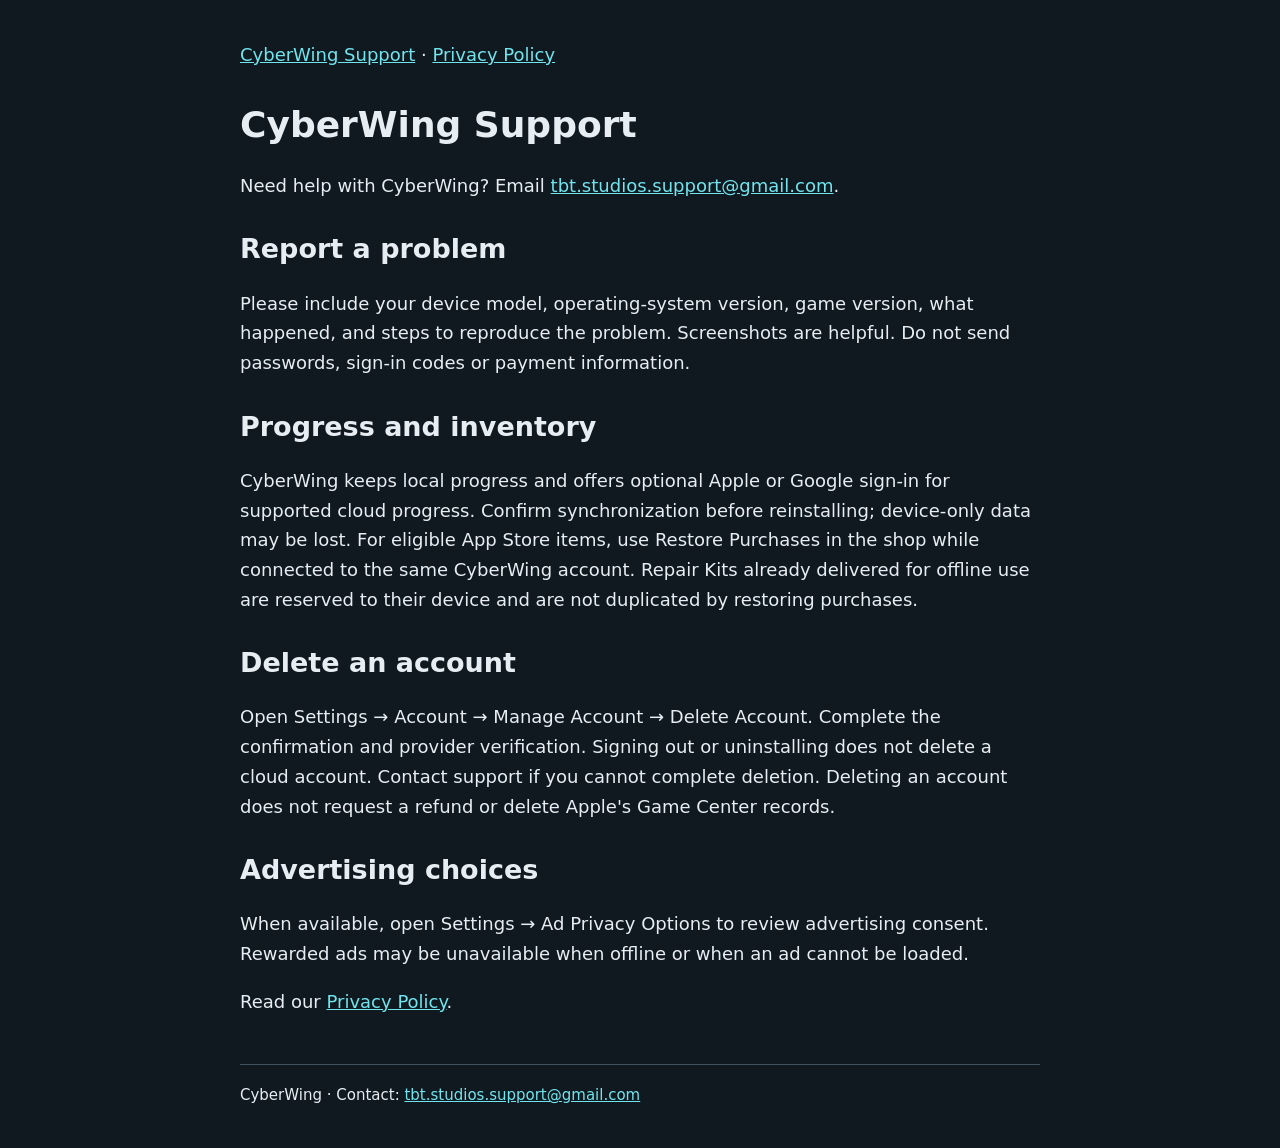
<file: index.html>
<!doctype html>
<html lang="en"><head><meta charset="utf-8"><meta name="viewport" content="width=device-width,initial-scale=1"><title>Support — CyberWing</title><link rel="stylesheet" href="style.css"></head><body><main><nav><a href="index.html">CyberWing Support</a> · <a href="privacy.html">Privacy Policy</a></nav><h1>CyberWing Support</h1><p>Need help with CyberWing? Email <a href="mailto:tbt.studios.support@gmail.com">tbt.studios.support@gmail.com</a>.</p><h2>Report a problem</h2><p>Please include your device model, operating-system version, game version, what happened, and steps to reproduce the problem. Screenshots are helpful. Do not send passwords, sign-in codes or payment information.</p><h2>Progress and inventory</h2><p>CyberWing keeps local progress and offers optional Apple or Google sign-in for supported cloud progress. Confirm synchronization before reinstalling; device-only data may be lost. For eligible App Store items, use Restore Purchases in the shop while connected to the same CyberWing account. Repair Kits already delivered for offline use are reserved to their device and are not duplicated by restoring purchases.</p><h2>Delete an account</h2><p>Open Settings → Account → Manage Account → Delete Account. Complete the confirmation and provider verification. Signing out or uninstalling does not delete a cloud account. Contact support if you cannot complete deletion. Deleting an account does not request a refund or delete Apple's Game Center records.</p><h2>Advertising choices</h2><p>When available, open Settings → Ad Privacy Options to review advertising consent. Rewarded ads may be unavailable when offline or when an ad cannot be loaded.</p><p>Read our <a href="privacy.html">Privacy Policy</a>.</p><footer>CyberWing · Contact: <a href="mailto:tbt.studios.support@gmail.com">tbt.studios.support@gmail.com</a></footer></main></body></html>
</file>
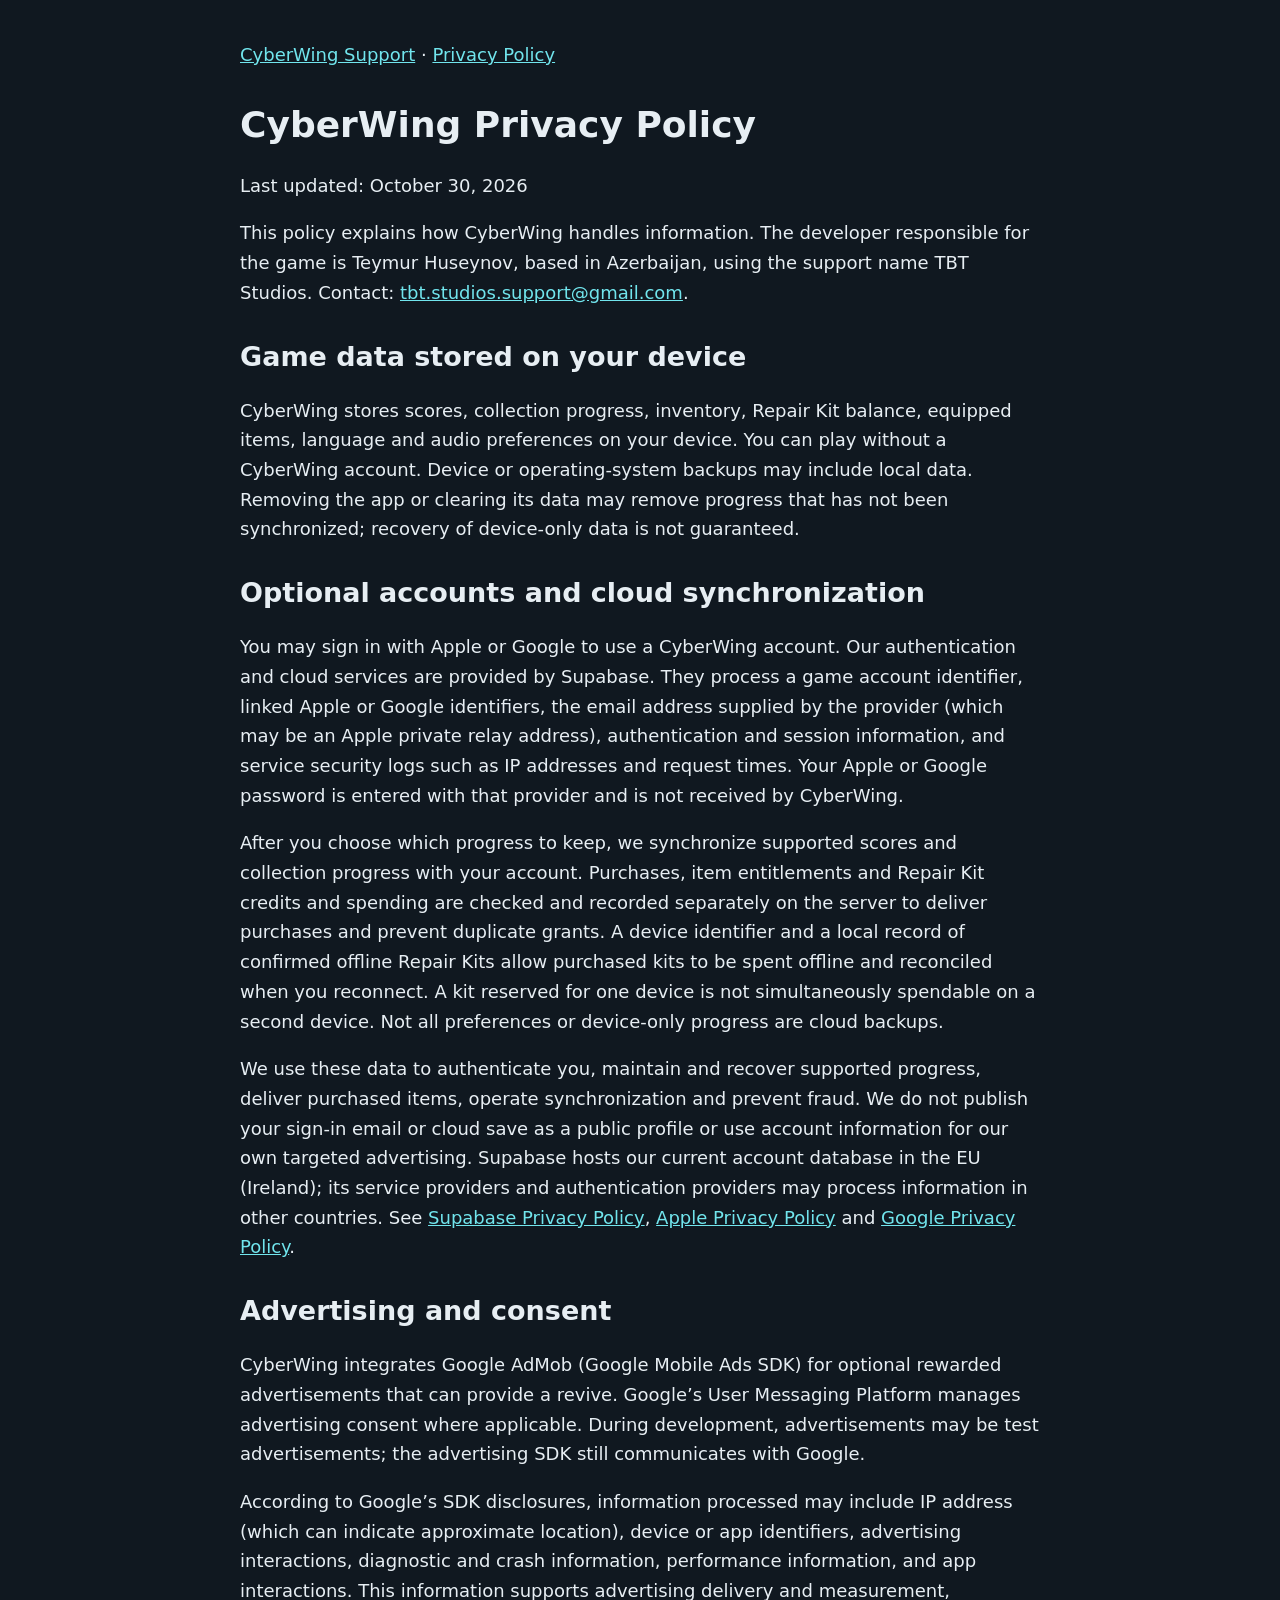
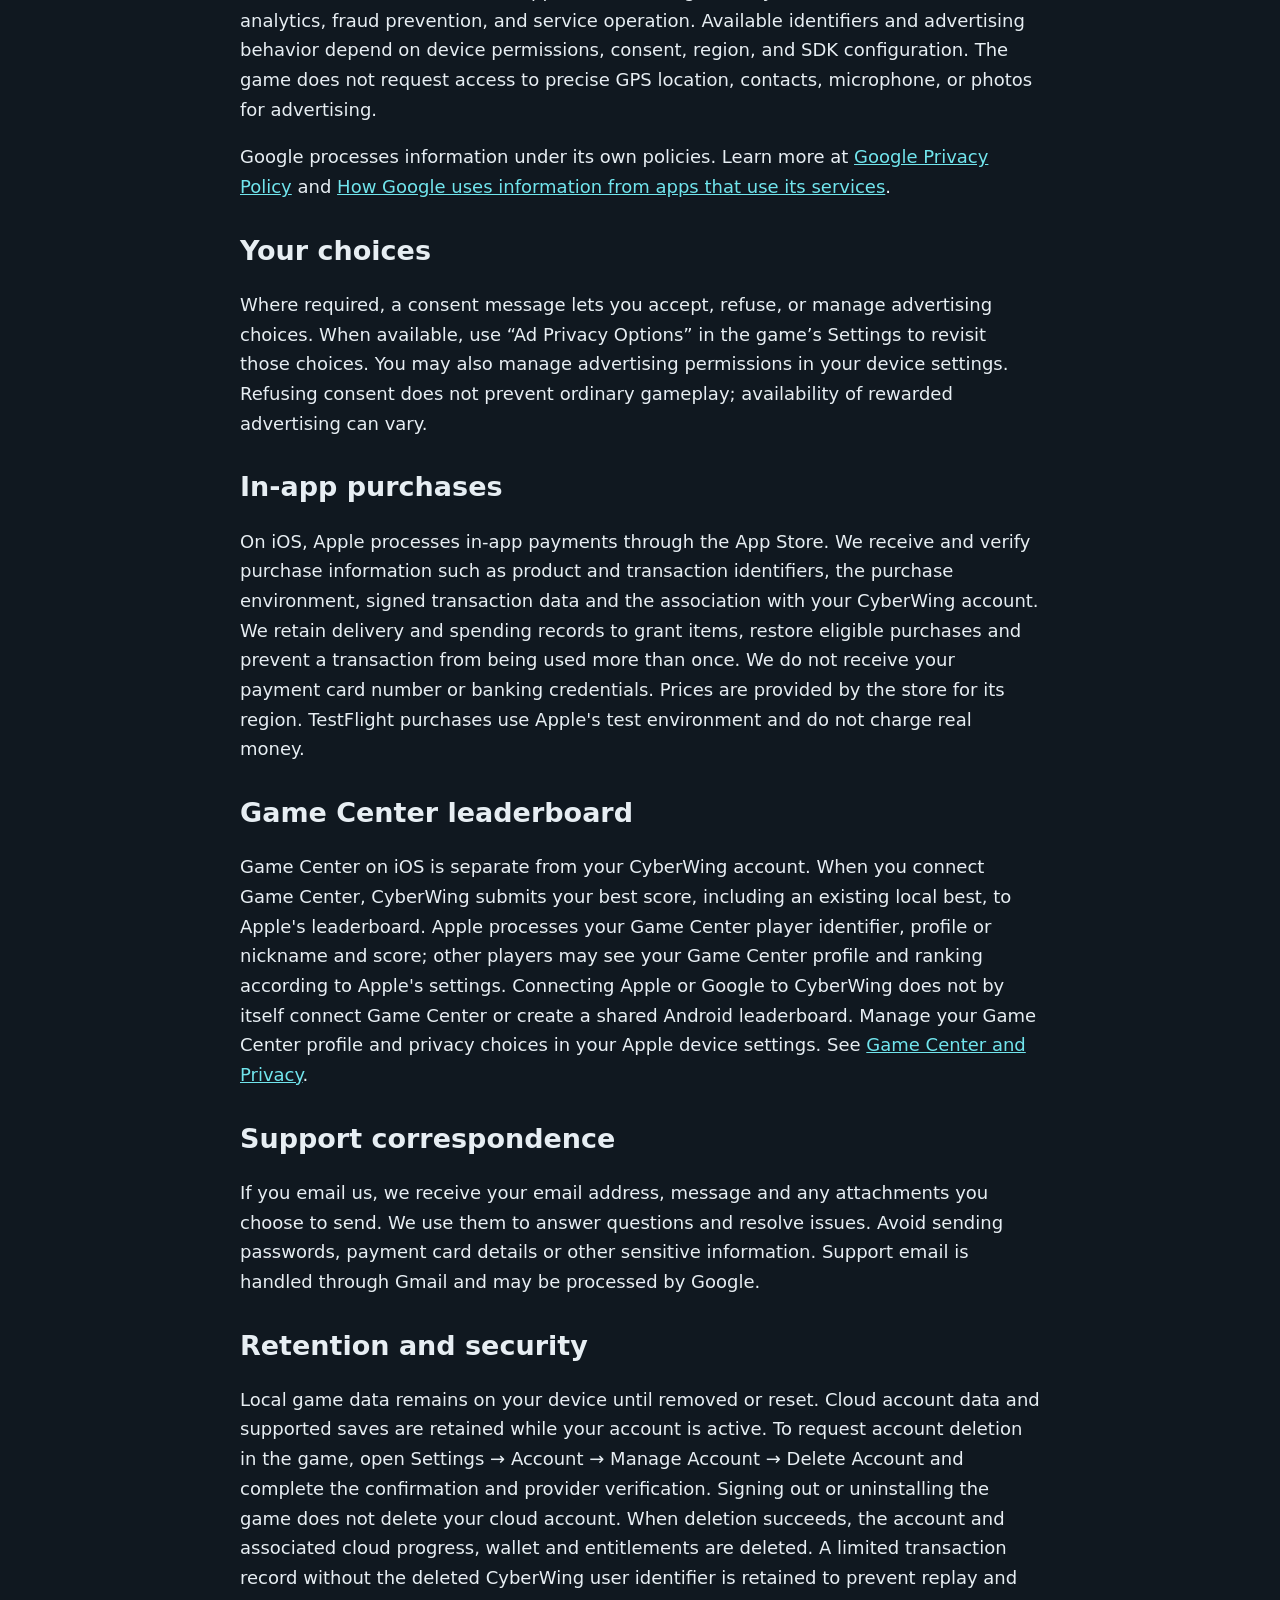
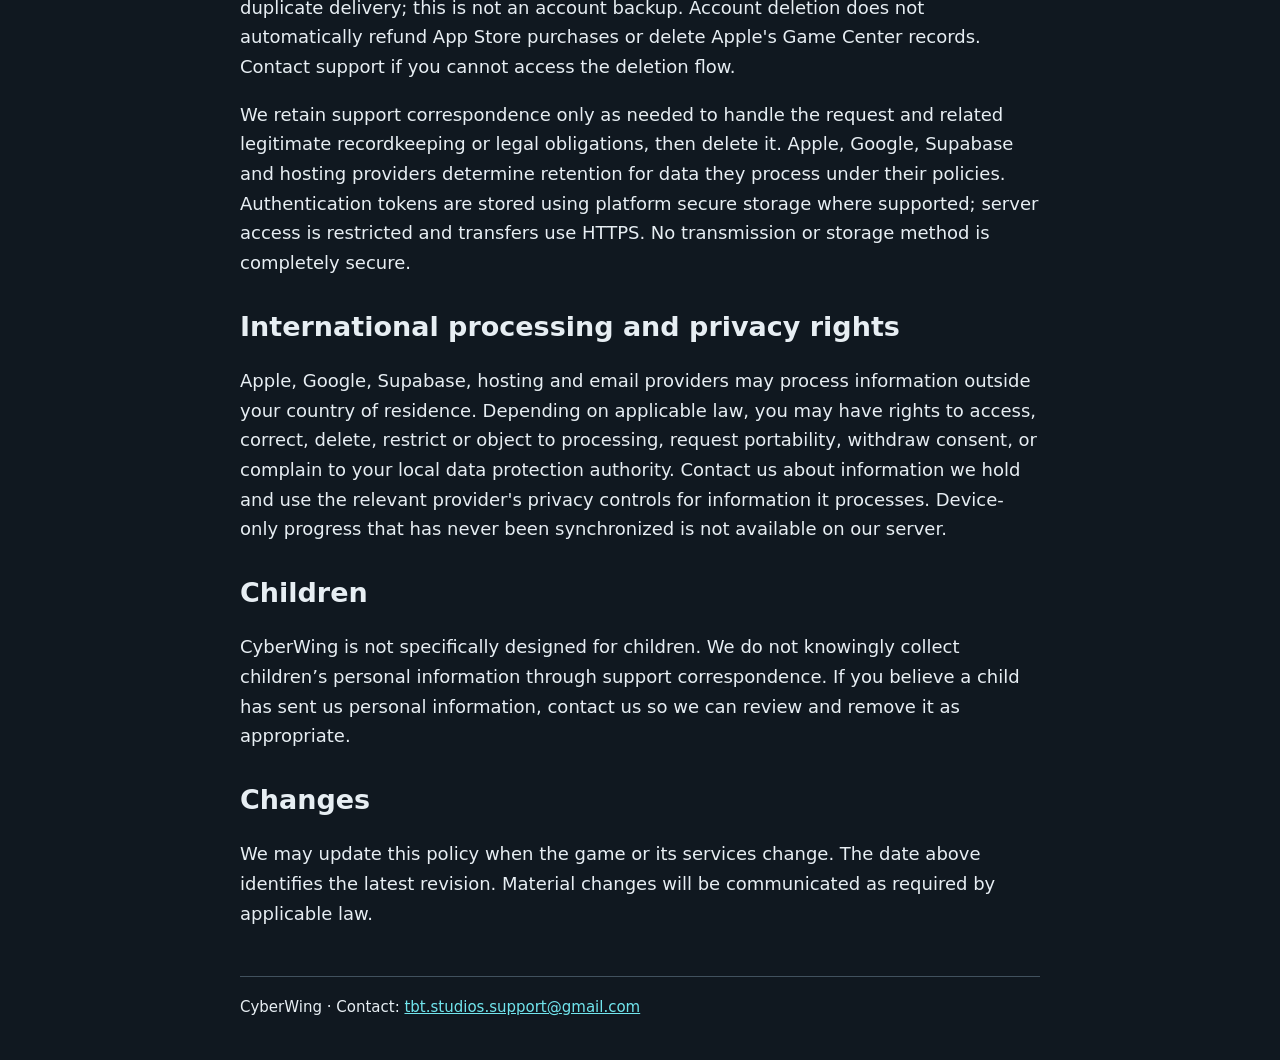
<file: privacy.html>
<!doctype html>
<html lang="en"><head><meta charset="utf-8"><meta name="viewport" content="width=device-width,initial-scale=1"><title>Privacy Policy — CyberWing</title><link rel="stylesheet" href="style.css"></head><body><main><nav><a href="index.html">CyberWing Support</a> · <a href="privacy.html">Privacy Policy</a></nav><h1>CyberWing Privacy Policy</h1>
<p>Last updated: October 30, 2026</p>
<p>This policy explains how CyberWing handles information. The developer responsible for the game is Teymur Huseynov, based in Azerbaijan, using the support name TBT Studios. Contact: <a href="mailto:tbt.studios.support@gmail.com">tbt.studios.support@gmail.com</a>.</p>
<h2>Game data stored on your device</h2>
<p>CyberWing stores scores, collection progress, inventory, Repair Kit balance, equipped items, language and audio preferences on your device. You can play without a CyberWing account. Device or operating-system backups may include local data. Removing the app or clearing its data may remove progress that has not been synchronized; recovery of device-only data is not guaranteed.</p>
<h2>Optional accounts and cloud synchronization</h2>
<p>You may sign in with Apple or Google to use a CyberWing account. Our authentication and cloud services are provided by Supabase. They process a game account identifier, linked Apple or Google identifiers, the email address supplied by the provider (which may be an Apple private relay address), authentication and session information, and service security logs such as IP addresses and request times. Your Apple or Google password is entered with that provider and is not received by CyberWing.</p>
<p>After you choose which progress to keep, we synchronize supported scores and collection progress with your account. Purchases, item entitlements and Repair Kit credits and spending are checked and recorded separately on the server to deliver purchases and prevent duplicate grants. A device identifier and a local record of confirmed offline Repair Kits allow purchased kits to be spent offline and reconciled when you reconnect. A kit reserved for one device is not simultaneously spendable on a second device. Not all preferences or device-only progress are cloud backups.</p>
<p>We use these data to authenticate you, maintain and recover supported progress, deliver purchased items, operate synchronization and prevent fraud. We do not publish your sign-in email or cloud save as a public profile or use account information for our own targeted advertising. Supabase hosts our current account database in the EU (Ireland); its service providers and authentication providers may process information in other countries. See <a href="https://supabase.com/privacy">Supabase Privacy Policy</a>, <a href="https://www.apple.com/legal/privacy/">Apple Privacy Policy</a> and <a href="https://policies.google.com/privacy">Google Privacy Policy</a>.</p>
<h2>Advertising and consent</h2>
<p>CyberWing integrates Google AdMob (Google Mobile Ads SDK) for optional rewarded advertisements that can provide a revive. Google’s User Messaging Platform manages advertising consent where applicable. During development, advertisements may be test advertisements; the advertising SDK still communicates with Google.</p>
<p>According to Google’s SDK disclosures, information processed may include IP address (which can indicate approximate location), device or app identifiers, advertising interactions, diagnostic and crash information, performance information, and app interactions. This information supports advertising delivery and measurement, analytics, fraud prevention, and service operation. Available identifiers and advertising behavior depend on device permissions, consent, region, and SDK configuration. The game does not request access to precise GPS location, contacts, microphone, or photos for advertising.</p>
<p>Google processes information under its own policies. Learn more at <a href="https://policies.google.com/privacy">Google Privacy Policy</a> and <a href="https://policies.google.com/technologies/partner-sites">How Google uses information from apps that use its services</a>.</p>
<h2>Your choices</h2>
<p>Where required, a consent message lets you accept, refuse, or manage advertising choices. When available, use “Ad Privacy Options” in the game’s Settings to revisit those choices. You may also manage advertising permissions in your device settings. Refusing consent does not prevent ordinary gameplay; availability of rewarded advertising can vary.</p>
<h2>In-app purchases</h2>
<p>On iOS, Apple processes in-app payments through the App Store. We receive and verify purchase information such as product and transaction identifiers, the purchase environment, signed transaction data and the association with your CyberWing account. We retain delivery and spending records to grant items, restore eligible purchases and prevent a transaction from being used more than once. We do not receive your payment card number or banking credentials. Prices are provided by the store for its region. TestFlight purchases use Apple's test environment and do not charge real money.</p>
<h2>Game Center leaderboard</h2>
<p>Game Center on iOS is separate from your CyberWing account. When you connect Game Center, CyberWing submits your best score, including an existing local best, to Apple's leaderboard. Apple processes your Game Center player identifier, profile or nickname and score; other players may see your Game Center profile and ranking according to Apple's settings. Connecting Apple or Google to CyberWing does not by itself connect Game Center or create a shared Android leaderboard. Manage your Game Center profile and privacy choices in your Apple device settings. See <a href="https://www.apple.com/legal/privacy/data/en/game-center/">Game Center and Privacy</a>.</p>
<h2>Support correspondence</h2>
<p>If you email us, we receive your email address, message and any attachments you choose to send. We use them to answer questions and resolve issues. Avoid sending passwords, payment card details or other sensitive information. Support email is handled through Gmail and may be processed by Google.</p>
<h2>Retention and security</h2>
<p>Local game data remains on your device until removed or reset. Cloud account data and supported saves are retained while your account is active. To request account deletion in the game, open Settings → Account → Manage Account → Delete Account and complete the confirmation and provider verification. Signing out or uninstalling the game does not delete your cloud account. When deletion succeeds, the account and associated cloud progress, wallet and entitlements are deleted. A limited transaction record without the deleted CyberWing user identifier is retained to prevent replay and duplicate delivery; this is not an account backup. Account deletion does not automatically refund App Store purchases or delete Apple's Game Center records. Contact support if you cannot access the deletion flow.</p>
<p>We retain support correspondence only as needed to handle the request and related legitimate recordkeeping or legal obligations, then delete it. Apple, Google, Supabase and hosting providers determine retention for data they process under their policies. Authentication tokens are stored using platform secure storage where supported; server access is restricted and transfers use HTTPS. No transmission or storage method is completely secure.</p>
<h2>International processing and privacy rights</h2>
<p>Apple, Google, Supabase, hosting and email providers may process information outside your country of residence. Depending on applicable law, you may have rights to access, correct, delete, restrict or object to processing, request portability, withdraw consent, or complain to your local data protection authority. Contact us about information we hold and use the relevant provider's privacy controls for information it processes. Device-only progress that has never been synchronized is not available on our server.</p>
<h2>Children</h2>
<p>CyberWing is not specifically designed for children. We do not knowingly collect children’s personal information through support correspondence. If you believe a child has sent us personal information, contact us so we can review and remove it as appropriate.</p>
<h2>Changes</h2>
<p>We may update this policy when the game or its services change. The date above identifies the latest revision. Material changes will be communicated as required by applicable law.</p><footer>CyberWing · Contact: <a href="mailto:tbt.studios.support@gmail.com">tbt.studios.support@gmail.com</a></footer></main></body></html>
</file>
<file: style.css>
body{margin:0;background:#101820;color:#e7eef3;font:18px/1.65 system-ui,sans-serif}main{max-width:800px;margin:auto;padding:40px 24px}a{color:#71e5ed}h1,h2{line-height:1.25}h2{margin-top:32px}nav{margin-bottom:32px}footer{margin-top:48px;border-top:1px solid #41515e;padding-top:18px;font-size:15px}
</file>
